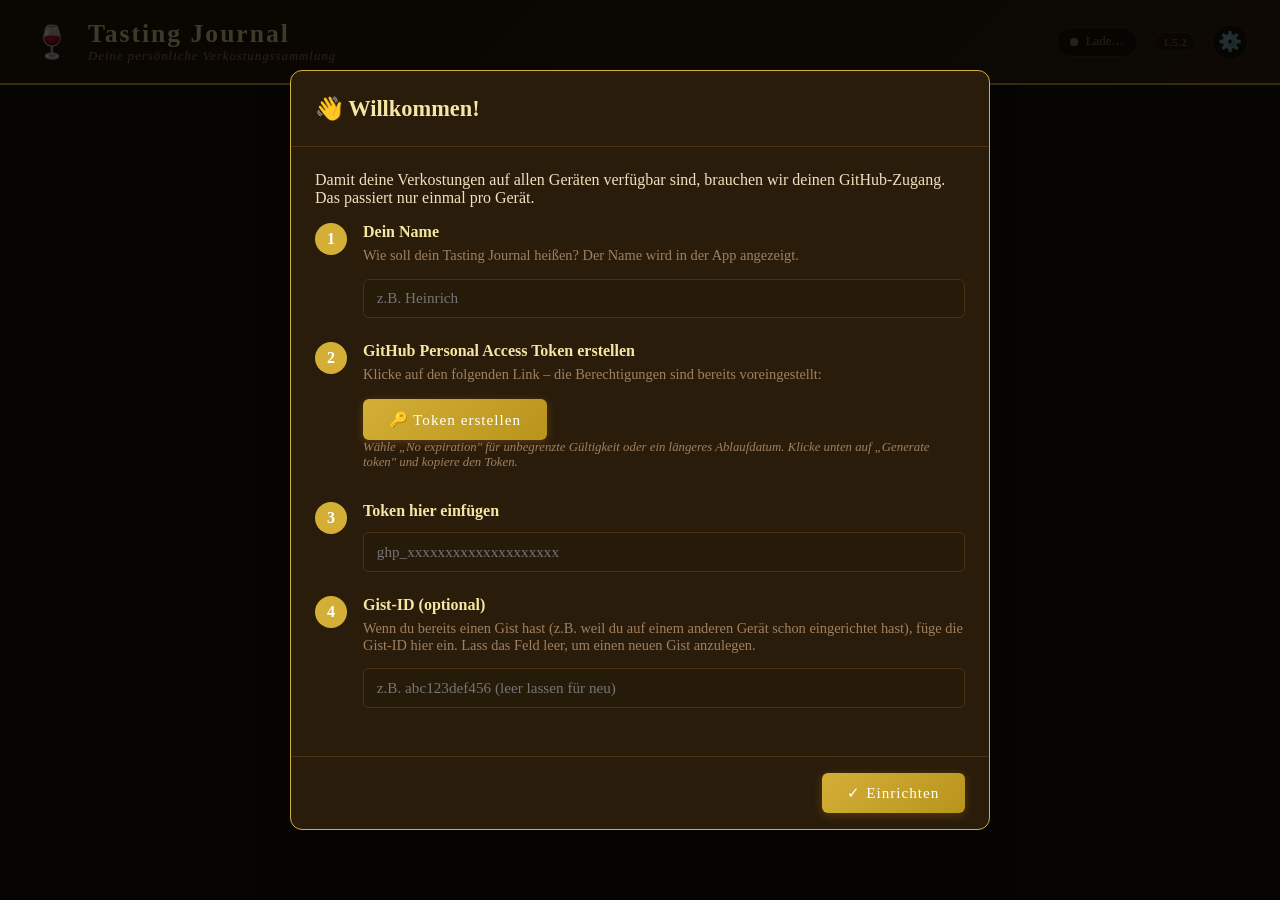
<file: index.html>
<!DOCTYPE html>
<html lang="de">
<head>
  <meta charset="UTF-8" />
  <meta name="viewport" content="width=device-width, initial-scale=1.0" />
  <meta name="apple-mobile-web-app-capable" content="yes" />
  <meta name="apple-mobile-web-app-status-bar-style" content="black-translucent" />
  <meta name="theme-color" content="#1a1208" />
  <title>Tasting Journal</title>
  <link rel="manifest" href="manifest.json" />
  <link rel="apple-touch-icon" href="icon.png" />
  <link rel="stylesheet" href="shared/styles.css" />
</head>
<body class="cat-home">

<header>
  <div class="glass-icon">🍷</div>
  <div class="header-text">
    <h1>Tasting Journal</h1>
    <div class="subtitle">Deine persönliche Verkostungssammlung</div>
  </div>
  <div class="sync-status" id="syncStatus" title="Sync-Status">
    <span class="sync-dot"></span>
    <span class="sync-text">Lade…</span>
  </div>
  <span class="version-badge" id="versionBadge"></span>
  <a href="settings.html" class="header-icon-btn" title="Einstellungen" aria-label="Einstellungen">⚙️</a>
</header>

<!-- Setup-Modal wird per Script eingefügt -->
<div id="setupContainer"></div>

<div class="container" id="appContent" style="display:none">
  <div class="home-hero">
    <h1 id="heroGreeting">Was darf's heute sein?</h1>
    <p>Wähle eine Kategorie, um deine Verkostung zu dokumentieren.</p>
  </div>

  <div class="category-grid">
    <a href="whisky.html" class="category-card" data-cat="whisky">
      <div class="cat-icon">🥃</div>
      <h2>Whisky</h2>
      <div class="cat-desc">Single Malt, Bourbon, Rye<br>und alles dazwischen</div>
      <div class="cat-count" id="count-whisky">0 Verkostungen</div>
    </a>

    <a href="shisha.html" class="category-card" data-cat="shisha">
      <div class="cat-icon">💨</div>
      <h2>Shisha-Tabak</h2>
      <div class="cat-desc">Sorten, Geschmacksrichtungen<br>und Eindrücke</div>
      <div class="cat-count" id="count-shisha">0 Verkostungen</div>
    </a>

    <a href="kaffee.html" class="category-card" data-cat="kaffee">
      <div class="cat-icon">☕</div>
      <h2>Kaffee</h2>
      <div class="cat-desc">Espresso, Filter & Spezialitäten<br>vom Siebträger</div>
      <div class="cat-count" id="count-kaffee">0 Verkostungen</div>
    </a>

    <div class="category-card coming-soon" data-cat="cigar">
      <div class="cat-icon">🚬</div>
      <h2>Zigarren</h2>
      <div class="cat-desc">Bald verfügbar</div>
      <div class="cat-count">— Coming soon —</div>
    </div>

    <div class="category-card coming-soon" data-cat="wine">
      <div class="cat-icon">🍷</div>
      <h2>Wein</h2>
      <div class="cat-desc">Bald verfügbar</div>
      <div class="cat-count">— Coming soon —</div>
    </div>
  </div>

  <div class="home-stats">
    <div class="stat-card">
      <div class="stat-value" id="totalCount">0</div>
      <div class="stat-label">Verkostungen gesamt</div>
    </div>
    <div class="stat-card">
      <div class="stat-value" id="categoryCount">0</div>
      <div class="stat-label">Kategorien aktiv</div>
    </div>
  </div>
</div>

<script src="shared/core.js"></script>
<script src="shared/version.js"></script>
<script src="shared/ui.js"></script>
<script>
  document.getElementById('versionBadge').textContent = TJ_VERSION;
  // Setup-Modal einbauen
  document.getElementById('setupContainer').innerHTML = UI.renderSetupModal();

  function updateGreeting() {
    const name = TJ.getUsername();
    const el = document.getElementById('heroGreeting');
    if (el) el.textContent = name ? `Hallo ${name}, was darf's heute sein?` : `Was darf's heute sein?`;
  }

  function updateCounts() {
    const whiskyCount = TJ.getItems('whisky').length;
    const shishaCount = TJ.getItems('shisha').length;
    const kaffeeCount = TJ.getItems('kaffee').length;
    const total = whiskyCount + shishaCount + kaffeeCount;

    document.getElementById('count-whisky').textContent =
      whiskyCount === 1 ? '1 Verkostung' : `${whiskyCount} Verkostungen`;
    document.getElementById('count-shisha').textContent =
      shishaCount === 1 ? '1 Verkostung' : `${shishaCount} Verkostungen`;
    document.getElementById('count-kaffee').textContent =
      kaffeeCount === 1 ? '1 Verkostung' : `${kaffeeCount} Verkostungen`;
    document.getElementById('totalCount').textContent = total;

    let activeCats = 0;
    if (whiskyCount > 0) activeCats++;
    if (shishaCount > 0) activeCats++;
    if (kaffeeCount > 0) activeCats++;
    document.getElementById('categoryCount').textContent = activeCats;
  }

  function onDataLoaded() { updateCounts(); updateGreeting(); }
  function onSetupComplete() { updateCounts(); updateGreeting(); }

  TJ.init('home');
</script>
</body>
</html>
</file>
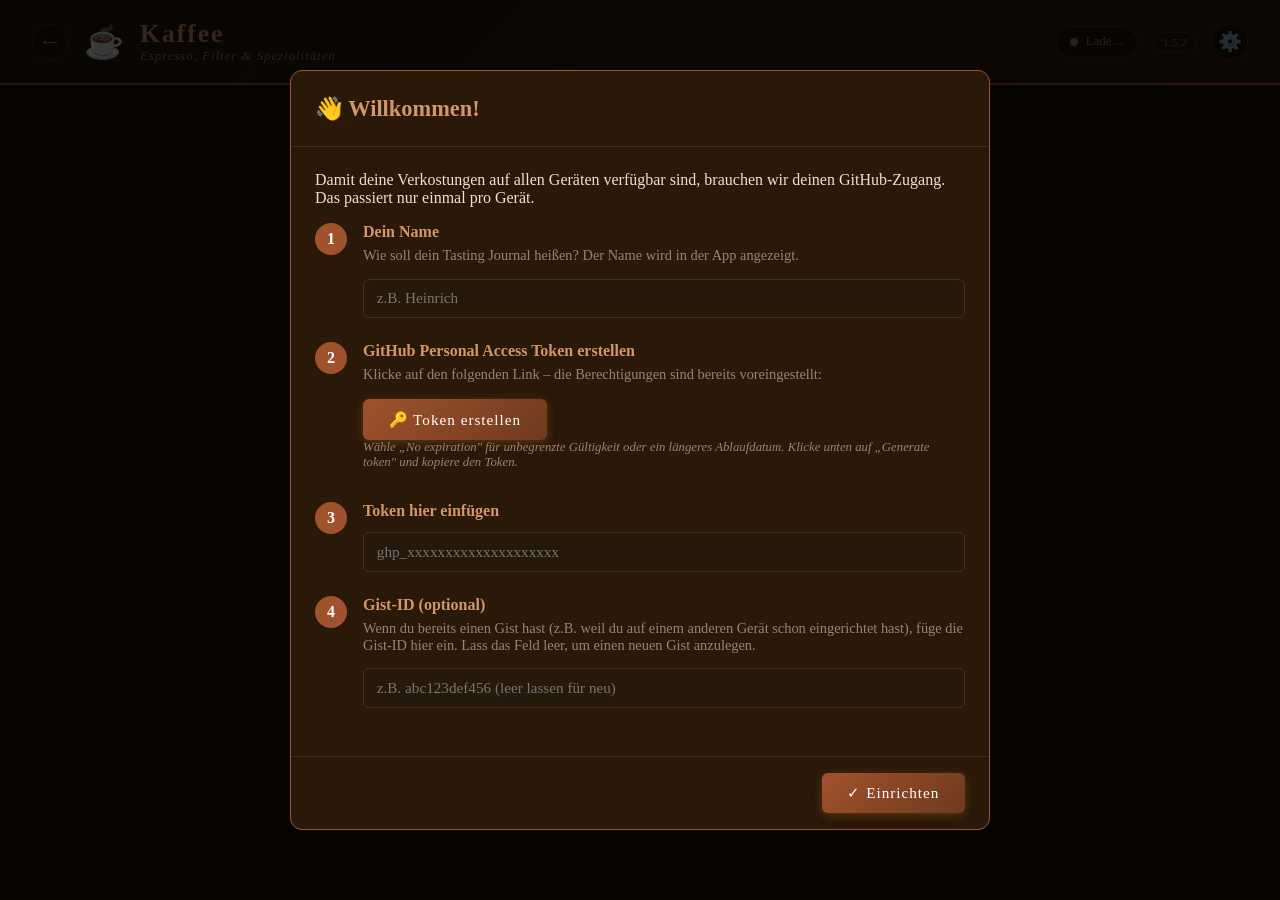
<file: kaffee.html>
<!DOCTYPE html>
<html lang="de">
<head>
  <meta charset="UTF-8" />
  <meta name="viewport" content="width=device-width, initial-scale=1.0" />
  <meta name="apple-mobile-web-app-capable" content="yes" />
  <meta name="apple-mobile-web-app-status-bar-style" content="black-translucent" />
  <meta name="theme-color" content="#1a0f05" />
  <title>Kaffee – Tasting Journal</title>
  <link rel="manifest" href="manifest.json" />
  <link rel="apple-touch-icon" href="icon.png" />
  <link rel="stylesheet" href="shared/styles.css" />
</head>
<body class="cat-kaffee">

<div id="headerContainer"></div>
<div id="setupContainer"></div>

<div class="container" id="appContent" style="display:none">
  <div class="tabs">
    <button class="tab-btn active" data-tab="collection" onclick="UI.switchTab('collection')">Verkostungen</button>
    <button class="tab-btn" data-tab="add" onclick="UI.switchTab('add')">+ Neue</button>
    <button class="tab-btn" data-tab="stats" onclick="UI.switchTab('stats')">Statistiken</button>
    <button class="tab-btn" data-tab="settings" onclick="UI.switchTab('settings')">⚙️</button>
  </div>

  <!-- COLLECTION -->
  <div id="tab-collection" class="tab-content active">
    <div class="collection-header">
      <h2>Alle Verkostungen</h2>
      <div class="search-bar">
        <input type="text" id="searchInput" placeholder="Suchen…" oninput="App.renderCollection()" />
        <select class="sort-select" id="sortSelect" onchange="App.renderCollection()">
          <option value="date-desc">Neueste zuerst</option>
          <option value="date-asc">Älteste zuerst</option>
          <option value="score-desc">Beste Bewertung</option>
          <option value="name-asc">Name A–Z</option>
        </select>
        <button class="filter-fav-btn" id="filterFavBtn" onclick="App.toggleFavFilter()">♡ Favoriten</button>
      </div>
      <div class="search-bar" style="margin-top:0.5rem">
        <select class="sort-select" id="filterRoastery" onchange="App.renderCollection()">
          <option value="">Alle Röstereien</option>
        </select>
        <select class="sort-select" id="filterOrigin" onchange="App.renderCollection()">
          <option value="">Alle Herkunftsländer</option>
        </select>
        <select class="sort-select" id="filterMachine" onchange="App.renderCollection()">
          <option value="">Alle Maschinen</option>
        </select>
      </div>
    </div>
    <div id="cardsContainer"></div>
  </div>

  <!-- ADD / EDIT FORM -->
  <div id="tab-add" class="tab-content">
    <div class="form-card">
      <h2 id="formTitle">Neue Kaffee-Verkostung</h2>
      <input type="hidden" id="editId" />
      <div class="form-grid">

        <!-- Bohne -->
        <div class="form-group full" style="margin-bottom:0.25rem">
          <label style="font-size:0.75rem;text-transform:uppercase;letter-spacing:0.08em;color:var(--text-muted)">Bohne</label>
        </div>
        <div class="form-group">
          <label>Name / Bezeichnung *</label>
          <input type="text" id="f-name" placeholder="z.B. Ethiopia Yirgacheffe" />
        </div>
        <div class="form-group">
          <label>Rösterei</label>
          <input type="text" id="f-roastery" placeholder="z.B. Five Elephant, Bonanza" />
        </div>
        <div class="form-group">
          <label>Herkunftsland</label>
          <select id="f-origin">
            <option value="">— Bitte wählen —</option>
            <option>Äthiopien</option>
            <option>Brasilien</option>
            <option>Kolumbien</option>
            <option>Guatemala</option>
            <option>Honduras</option>
            <option>Costa Rica</option>
            <option>Panama</option>
            <option>Peru</option>
            <option>Kenia</option>
            <option>Ruanda</option>
            <option>Uganda</option>
            <option>Tansania</option>
            <option>Indonesien</option>
            <option>Vietnam</option>
            <option>Indien</option>
            <option>Jamaika</option>
            <option>Yemen</option>
            <option>Sonstiges</option>
          </select>
        </div>
        <div class="form-group">
          <label>Region / Farm</label>
          <input type="text" id="f-region" placeholder="z.B. Sidamo, Huila" />
        </div>
        <div class="form-group">
          <label>Röstgrad</label>
          <select id="f-roast">
            <option value="">— Bitte wählen —</option>
            <option>Hell</option>
            <option>Hell-Mittel</option>
            <option>Mittel</option>
            <option>Mittel-Dunkel</option>
            <option>Dunkel</option>
          </select>
        </div>
        <div class="form-group">
          <label>Verarbeitung</label>
          <select id="f-process">
            <option value="">— Bitte wählen —</option>
            <option>Washed</option>
            <option>Natural</option>
            <option>Honey</option>
            <option>Anaerobic</option>
            <option>Wet Hulled</option>
            <option>Sonstiges</option>
          </select>
        </div>
        <div class="form-group">
          <label>Verkostungsdatum</label>
          <input type="date" id="f-date" />
        </div>
        <div class="form-group">
          <label>Preis (€)</label>
          <input type="number" id="f-price" placeholder="z.B. 14.50" min="0" step="0.01" />
        </div>
        <div class="form-group">
          <label>Gewicht (g)</label>
          <input type="number" id="f-weight" placeholder="z.B. 250" min="0" step="1" />
        </div>

        <!-- Zubereitung -->
        <div class="form-group full" style="margin-top:0.75rem;margin-bottom:0.25rem">
          <label style="font-size:0.75rem;text-transform:uppercase;letter-spacing:0.08em;color:var(--text-muted)">Zubereitung</label>
        </div>
        <div class="form-group">
          <label>Maschine</label>
          <select id="f-machine">
            <option value="">— Bitte wählen —</option>
          </select>
        </div>
        <div class="form-group">
          <label>Mahlgrad</label>
          <input type="text" id="f-grind" placeholder="z.B. 15 (Comandante)" />
        </div>
        <div class="form-group">
          <label>Kaffeemenge (g)</label>
          <input type="number" id="f-dose" placeholder="z.B. 18" min="0" step="0.1" />
        </div>
        <div class="form-group">
          <label>Bezugszeit (sek)</label>
          <input type="number" id="f-time" placeholder="z.B. 28" min="0" step="1" />
        </div>
        <div class="form-group">
          <label>Wassermenge (ml)</label>
          <input type="number" id="f-water" placeholder="z.B. 36" min="0" step="1" />
        </div>
        <div class="form-group">
          <label>Wassertemperatur (°C)</label>
          <input type="number" id="f-temp" placeholder="z.B. 93" min="0" max="100" step="1" />
        </div>

        <!-- Verkostung -->
        <div class="form-group full" style="margin-top:0.75rem;margin-bottom:0.25rem">
          <label style="font-size:0.75rem;text-transform:uppercase;letter-spacing:0.08em;color:var(--text-muted)">Verkostung</label>
        </div>
        <div class="form-group full">
          <label>Aroma</label>
          <textarea id="f-aroma" placeholder="Erste Geruchseindrücke…"></textarea>
        </div>
        <div class="form-group full">
          <label>Geschmack</label>
          <textarea id="f-taste" placeholder="Säure, Süße, Bitterkeit, Körper, Textur…"></textarea>
        </div>
        <div class="form-group full">
          <label>Abgang</label>
          <textarea id="f-finish" placeholder="Länge und Nachklang…"></textarea>
        </div>
        <div class="form-group full">
          <label>Persönliche Notizen</label>
          <textarea id="f-notes" placeholder="Anlass, Vergleiche, nächste Anpassungen…"></textarea>
        </div>
        <div class="form-group">
          <label>Punktzahl (0–100)</label>
          <div class="score-wrap">
            <input type="range" id="f-score" min="0" max="100" value="80" oninput="document.getElementById('scoreVal').textContent=this.value" />
            <span class="score-val" id="scoreVal">80</span>
          </div>
        </div>
        <div class="form-group">
          <label>Sterne (1–5)</label>
          <div id="starPickerContainer"></div>
        </div>
        <div class="form-group full">
          <label>Foto der Verpackung / Bohnen</label>
          <div id="photoUploadContainer"></div>
        </div>
      </div>
      <div class="form-actions">
        <button class="btn btn-secondary" onclick="App.resetForm()">Zurücksetzen</button>
        <button class="btn btn-primary" onclick="App.save()">💾 Speichern</button>
      </div>
    </div>
  </div>

  <!-- STATS -->
  <div id="tab-stats" class="tab-content">
    <div id="statsContent"></div>
  </div>

  <!-- SETTINGS (kategoriespezifisch) -->
  <div id="settingsContainer"></div>
</div>

<div id="detailModalContainer"></div>

<script src="shared/core.js"></script>
<script src="shared/version.js"></script>
<script src="shared/gdrive.js"></script>
<script src="shared/ui.js"></script>
<script src="kaffee.js"></script>
</body>
</html>
</file>
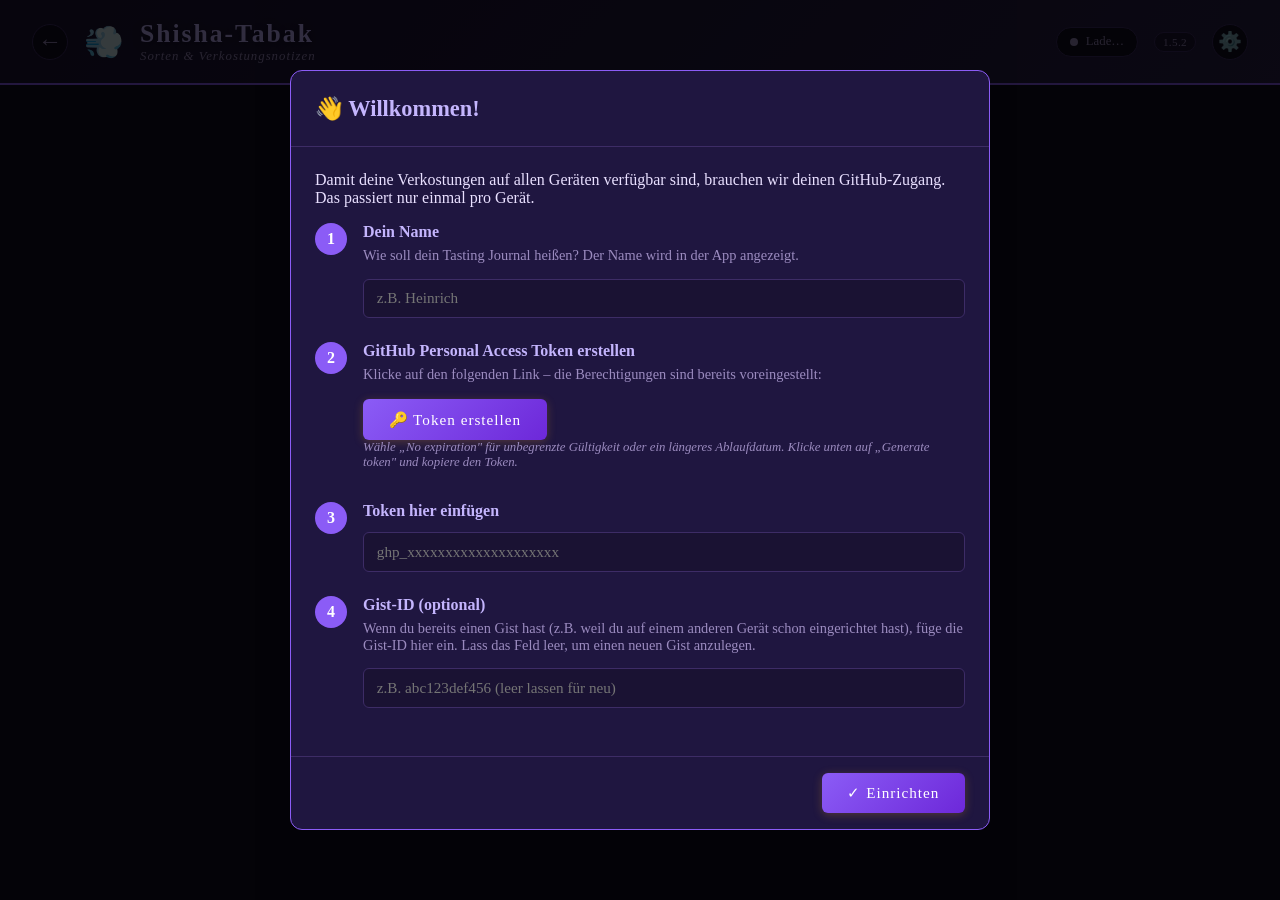
<file: shisha.html>
<!DOCTYPE html>
<html lang="de">
<head>
  <meta charset="UTF-8" />
  <meta name="viewport" content="width=device-width, initial-scale=1.0" />
  <meta name="apple-mobile-web-app-capable" content="yes" />
  <meta name="apple-mobile-web-app-status-bar-style" content="black-translucent" />
  <meta name="theme-color" content="#0f0a1f" />
  <title>Shisha – Tasting Journal</title>
  <link rel="manifest" href="manifest.json" />
  <link rel="apple-touch-icon" href="icon.png" />
  <link rel="stylesheet" href="shared/styles.css" />
</head>
<body class="cat-shisha">

<div id="headerContainer"></div>
<div id="setupContainer"></div>

<div class="container" id="appContent" style="display:none">
  <div class="tabs">
    <button class="tab-btn active" data-tab="collection" onclick="UI.switchTab('collection')">Verkostungen</button>
    <button class="tab-btn" data-tab="add" onclick="UI.switchTab('add')">+ Neue</button>
    <button class="tab-btn" data-tab="stats" onclick="UI.switchTab('stats')">Statistiken</button>
    <button class="tab-btn" data-tab="settings" onclick="UI.switchTab('settings')">⚙️</button>
  </div>

  <!-- COLLECTION -->
  <div id="tab-collection" class="tab-content active">
    <div class="collection-header">
      <h2>Alle Verkostungen</h2>
      <div class="search-bar">
        <input type="text" id="searchInput" placeholder="Suchen…" oninput="App.renderCollection()" />
        <select class="sort-select" id="sortSelect" onchange="App.renderCollection()">
          <option value="date-desc">Neueste zuerst</option>
          <option value="date-asc">Älteste zuerst</option>
          <option value="score-desc">Beste Bewertung</option>
          <option value="name-asc">Name A–Z</option>
        </select>
      </div>
      <div class="search-bar" style="margin-top:0.5rem">
        <select class="sort-select" id="filterBrand" onchange="App.renderCollection()">
          <option value="">Alle Marken</option>
        </select>
        <select class="sort-select" id="filterFlavor" onchange="App.renderCollection()">
          <option value="">Alle Geschmacksrichtungen</option>
        </select>
        <select class="sort-select" id="filterStars" onchange="App.renderCollection()">
          <option value="">Alle Bewertungen</option>
          <option value="5">★★★★★</option>
          <option value="4">★★★★☆</option>
          <option value="3">★★★☆☆</option>
          <option value="2">★★☆☆☆</option>
          <option value="1">★☆☆☆☆</option>
        </select>
        <button class="filter-fav-btn" id="filterFavBtn" onclick="App.toggleFavFilter()">♡ Favoriten</button>
      </div>
    </div>
    <div id="cardsContainer"></div>
  </div>

  <!-- ADD / EDIT FORM -->
  <div id="tab-add" class="tab-content">
    <div class="form-card">
      <h2 id="formTitle">Neue Shisha-Verkostung</h2>
      <input type="hidden" id="editId" />
      <div class="form-grid">
        <div class="form-group">
          <label>Name / Bezeichnung *</label>
          <input type="text" id="f-name" placeholder="z.B. Lemon Mint" />
        </div>
        <div class="form-group">
          <label>Marke</label>
          <input type="text" id="f-brand" placeholder="z.B. Al Fakher, 7 Days, Adalya" />
        </div>
        <div class="form-group">
          <label>Geschmacksrichtung</label>
          <select id="f-flavor">
            <option value="">— Bitte wählen —</option>
            <option>Frucht</option>
            <option>Beeren</option>
            <option>Zitrus</option>
            <option>Minze / Frisch</option>
            <option>Süß / Dessert</option>
            <option>Tabakig / Klassisch</option>
            <option>Würzig</option>
            <option>Floral</option>
            <option>Kaffee / Schokolade</option>
            <option>Mix / Cocktail</option>
            <option>Sonstiges</option>
          </select>
        </div>
        <div class="form-group">
          <label>Tabakbasis</label>
          <select id="f-base">
            <option value="">— Bitte wählen —</option>
            <option>Virginia (hell)</option>
            <option>Burley</option>
            <option>Mischung</option>
            <option>Dampfsteine</option>
            <option>Unbekannt</option>
          </select>
        </div>
        <div class="form-group">
          <label>Schnitt</label>
          <select id="f-cut">
            <option value="">— Bitte wählen —</option>
            <option>Fein</option>
            <option>Mittel</option>
            <option>Grob</option>
          </select>
        </div>
        <div class="form-group">
          <label>Feuchtigkeit</label>
          <select id="f-moisture">
            <option value="">— Bitte wählen —</option>
            <option>Trocken</option>
            <option>Leicht feucht</option>
            <option>Saftig</option>
            <option>Sehr saftig</option>
          </select>
        </div>
        <div class="form-group">
          <label>Kopf / Bowl</label>
          <select id="f-bowl">
            <option value="">— Bitte wählen —</option>
            <option>Phunnel</option>
            <option>Mehrloch</option>
            <option>Elektro</option>
          </select>
        </div>
        <div class="form-group">
          <label>Hitze-Setup</label>
          <input type="text" id="f-heat" placeholder="z.B. 3x 26mm Cocobrico" />
        </div>
        <div class="form-group">
          <label>Verkostungsdatum</label>
          <input type="date" id="f-date" />
        </div>
        <div class="form-group">
          <label>Preis (€)</label>
          <input type="number" id="f-price" placeholder="z.B. 8.50" min="0" step="0.01" />
        </div>
        <div class="form-group">
          <label>Verpackungsgröße (g)</label>
          <input type="number" id="f-weight" placeholder="z.B. 200" min="0" step="1" />
        </div>
        <div class="form-group">
          <label>Rauchentwicklung</label>
          <select id="f-smoke">
            <option value="">— Bitte wählen —</option>
            <option>Schwach</option>
            <option>Mittel</option>
            <option>Stark</option>
            <option>Sehr stark</option>
          </select>
        </div>
        <div class="form-group">
          <label>Hitze-Verhalten</label>
          <select id="f-heatBehavior">
            <option value="">— Bitte wählen —</option>
            <option>Sehr verträglich</option>
            <option>Verträglich</option>
            <option>Empfindlich</option>
            <option>Sehr empfindlich</option>
          </select>
        </div>
        <div class="form-group">
          <label>Durchhaltevermögen</label>
          <select id="f-stamina">
            <option value="">— Bitte wählen —</option>
            <option>Kurz (< 30 min)</option>
            <option>Mittel (30–60 min)</option>
            <option>Lang (1–2 h)</option>
            <option>Sehr lang (> 2 h)</option>
          </select>
        </div>
        <div class="form-group">
          <label>Nikotinstärke</label>
          <select id="f-nicotine">
            <option value="">— Bitte wählen —</option>
            <option>Sehr leicht</option>
            <option>Leicht</option>
            <option>Mittel</option>
            <option>Stark</option>
            <option>Sehr stark</option>
          </select>
        </div>
        <div class="form-group full">
          <label>Geschmackseindruck</label>
          <textarea id="f-taste" placeholder="Was schmeckst du? Aroma-Entwicklung, Süße, Frische…"></textarea>
        </div>
        <div class="form-group full">
          <label>Zugverhalten</label>
          <textarea id="f-draw" placeholder="Wie zieht sich der Tabak? Wie fühlt sich der Rauch an?"></textarea>
        </div>
        <div class="form-group full">
          <label>Persönliche Notizen</label>
          <textarea id="f-notes" placeholder="Mix-Empfehlungen, Anlass, Vergleiche…"></textarea>
        </div>
        <div class="form-group">
          <label>Punktzahl (0–100)</label>
          <div class="score-wrap">
            <input type="range" id="f-score" min="0" max="100" value="80" oninput="document.getElementById('scoreVal').textContent=this.value" />
            <span class="score-val" id="scoreVal">80</span>
          </div>
        </div>
        <div class="form-group">
          <label>Sterne (1–5)</label>
          <div id="starPickerContainer"></div>
        </div>
        <div class="form-group full">
          <label>Foto vom Tabak / Verpackung</label>
          <div id="photoUploadContainer"></div>
        </div>
      </div>
      <div class="form-actions">
        <button class="btn btn-secondary" onclick="App.resetForm()">Zurücksetzen</button>
        <button class="btn btn-primary" onclick="App.save()">💾 Speichern</button>
      </div>
    </div>
  </div>

  <!-- STATS -->
  <div id="tab-stats" class="tab-content">
    <div id="statsContent"></div>
  </div>

  <!-- SETTINGS -->
  <div id="settingsContainer"></div>
</div>

<div id="detailModalContainer"></div>

<script src="shared/core.js"></script>
<script src="shared/version.js"></script>
<script src="shared/gdrive.js"></script>
<script src="shared/ui.js"></script>
<script src="shisha.js"></script>
</body>
</html>
</file>
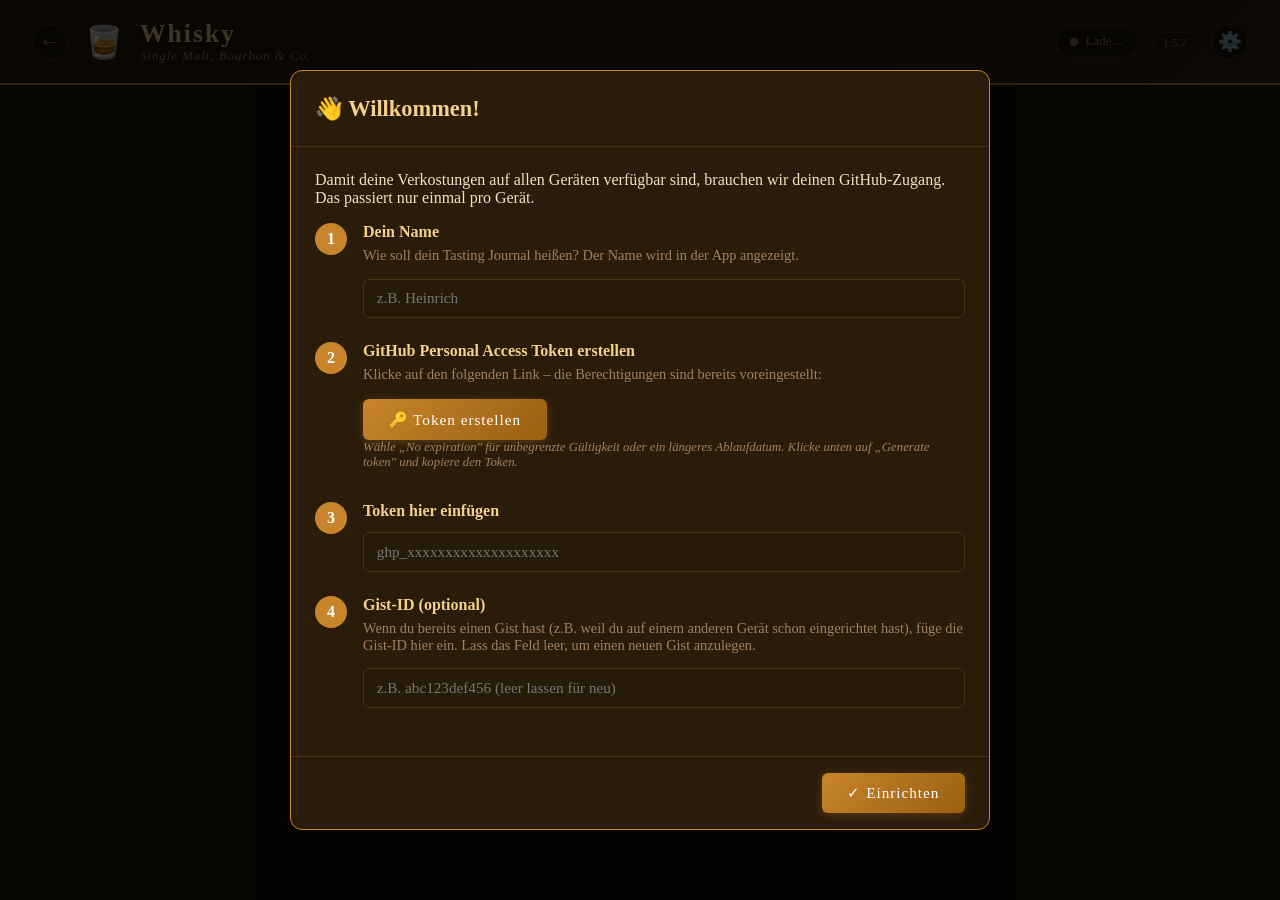
<file: whisky.html>
<!DOCTYPE html>
<html lang="de">
<head>
  <meta charset="UTF-8" />
  <meta name="viewport" content="width=device-width, initial-scale=1.0" />
  <meta name="apple-mobile-web-app-capable" content="yes" />
  <meta name="apple-mobile-web-app-status-bar-style" content="black-translucent" />
  <meta name="theme-color" content="#1a1208" />
  <title>Whisky – Tasting Journal</title>
  <link rel="manifest" href="manifest.json" />
  <link rel="apple-touch-icon" href="icon.png" />
  <link rel="stylesheet" href="shared/styles.css" />
</head>
<body class="cat-whisky">

<div id="headerContainer"></div>
<div id="setupContainer"></div>

<div class="container" id="appContent" style="display:none">
  <div class="tabs">
    <button class="tab-btn active" data-tab="collection" onclick="UI.switchTab('collection')">Sammlung</button>
    <button class="tab-btn" data-tab="add" onclick="UI.switchTab('add')">+ Neue</button>
    <button class="tab-btn" data-tab="stats" onclick="UI.switchTab('stats')">Statistiken</button>
    <button class="tab-btn" data-tab="settings" onclick="UI.switchTab('settings')">⚙️</button>
  </div>

  <!-- COLLECTION -->
  <div id="tab-collection" class="tab-content active">
    <div class="collection-header">
      <h2>Alle Verkostungen</h2>
      <div class="search-bar">
        <input type="text" id="searchInput" placeholder="Suchen…" oninput="App.renderCollection()" />
        <select class="sort-select" id="sortSelect" onchange="App.renderCollection()">
          <option value="date-desc">Neueste zuerst</option>
          <option value="date-asc">Älteste zuerst</option>
          <option value="score-desc">Beste Bewertung</option>
          <option value="name-asc">Name A–Z</option>
        </select>
        <button class="filter-fav-btn" id="filterFavBtn" onclick="App.toggleFavFilter()">♡ Favoriten</button>
      </div>
    </div>
    <div id="cardsContainer"></div>
  </div>

  <!-- ADD / EDIT FORM -->
  <div id="tab-add" class="tab-content">
    <div class="form-card">
      <h2 id="formTitle">Neue Whisky-Verkostung</h2>
      <input type="hidden" id="editId" />
      <div class="form-grid">
        <div class="form-group">
          <label>Name / Bezeichnung *</label>
          <input type="text" id="f-name" placeholder="z.B. Glenfarclas 15" />
        </div>
        <div class="form-group">
          <label>Destillerie</label>
          <input type="text" id="f-distillery" placeholder="z.B. Glenfarclas" />
        </div>
        <div class="form-group">
          <label>Herkunftsland</label>
          <select id="f-country">
            <option value="">— Bitte wählen —</option>
            <option>Schottland</option><option>Irland</option><option>Japan</option>
            <option>USA</option><option>Indien</option><option>Kanada</option>
            <option>Wales</option><option>England</option><option>Deutschland</option>
            <option>Schweden</option><option>Australien</option><option>Taiwan</option>
            <option>Sonstiges</option>
          </select>
        </div>
        <div class="form-group">
          <label>Region</label>
          <input type="text" id="f-region" placeholder="z.B. Speyside, Islay…" />
        </div>
        <div class="form-group">
          <label>Alter (Jahre)</label>
          <input type="number" id="f-age" placeholder="z.B. 12" min="1" max="60" />
        </div>
        <div class="form-group">
          <label>ABV (%)</label>
          <input type="number" id="f-abv" placeholder="z.B. 46.0" min="0" max="100" step="0.1" />
        </div>
        <div class="form-group">
          <label>Fasslagerung / Finish</label>
          <input type="text" id="f-cask" placeholder="z.B. Sherry Butt, Ex-Bourbon…" />
        </div>
        <div class="form-group">
          <label>Verkostungsdatum</label>
          <input type="date" id="f-date" />
        </div>
        <div class="form-group">
          <label>Preis (€)</label>
          <input type="number" id="f-price" placeholder="z.B. 55.00" min="0" step="0.01" />
        </div>
        <div class="form-group full">
          <label>Nase</label>
          <textarea id="f-nose" placeholder="Erste Eindrücke beim Riechen…"></textarea>
        </div>
        <div class="form-group full">
          <label>Gaumen</label>
          <textarea id="f-palate" placeholder="Geschmack, Textur, Entwicklung…"></textarea>
        </div>
        <div class="form-group full">
          <label>Abgang</label>
          <textarea id="f-finish" placeholder="Länge und Nachklang…"></textarea>
        </div>
        <div class="form-group full">
          <label>Persönliche Notizen</label>
          <textarea id="f-notes" placeholder="Kontext, Anlass, Vergleiche…"></textarea>
        </div>
        <div class="form-group">
          <label>Punktzahl (0–100)</label>
          <div class="score-wrap">
            <input type="range" id="f-score" min="0" max="100" value="80" oninput="document.getElementById('scoreVal').textContent=this.value" />
            <span class="score-val" id="scoreVal">80</span>
          </div>
        </div>
        <div class="form-group">
          <label>Sterne (1–5)</label>
          <div id="starPickerContainer"></div>
        </div>
        <div class="form-group full">
          <label>Foto vom Etikett</label>
          <div id="photoUploadContainer"></div>
        </div>
      </div>
      <div class="form-actions">
        <button class="btn btn-secondary" onclick="App.resetForm()">Zurücksetzen</button>
        <button class="btn btn-primary" onclick="App.save()">💾 Speichern</button>
      </div>
    </div>
  </div>

  <!-- STATS -->
  <div id="tab-stats" class="tab-content">
    <div id="statsContent"></div>
  </div>

  <!-- SETTINGS -->
  <div id="settingsContainer"></div>
</div>

<div id="detailModalContainer"></div>

<script src="shared/core.js"></script>
<script src="shared/version.js"></script>
<script src="shared/gdrive.js"></script>
<script src="shared/ui.js"></script>
<script src="whisky.js"></script>
</body>
</html>
</file>
<file: shared/styles.css>
:root {
  /* Whisky-Theme (default) */
  --amber: #c8842a;
  --amber-dark: #9a6010;
  --amber-light: #f5d08a;
  --bg: #1a1208;
  --bg2: #261a09;
  --bg3: #332211;
  --text: #f0e0c0;
  --text-muted: #a08060;
  --border: #4a3010;
  --card: #2a1c0a;
  --danger: #c0392b;
  --success: #2ecc71;
}

/* Shisha-Theme */
body.cat-shisha {
  --amber: #8b5cf6;       /* purple */
  --amber-dark: #6d28d9;
  --amber-light: #c4b5fd;
  --bg: #0f0a1f;
  --bg2: #1a1233;
  --bg3: #2a1f4a;
  --text: #e9e0ff;
  --text-muted: #9b8bbf;
  --border: #3d2c66;
  --card: #1f1640;
}

/* Kaffee-Theme */
body.cat-kaffee {
  --amber: #a0522d;
  --amber-dark: #6f3a1e;
  --amber-light: #d4956a;
  --bg: #1a0f05;
  --bg2: #26180a;
  --bg3: #33200f;
  --text: #f0e0d0;
  --text-muted: #a08070;
  --border: #4a2e18;
  --card: #2a1808;
}

/* Übersicht / Index */
body.cat-home {
  --amber: #d4af37;
  --amber-dark: #b8941d;
  --amber-light: #f5e6a3;
}

* { box-sizing: border-box; margin: 0; padding: 0; }
body {
  font-family: 'Georgia', serif;
  background: var(--bg);
  color: var(--text);
  min-height: 100vh;
  -webkit-font-smoothing: antialiased;
}

a { color: var(--amber); }

header {
  background: linear-gradient(135deg, var(--bg2), var(--bg3));
  border-bottom: 2px solid var(--amber);
  padding: 1.2rem 2rem;
  display: flex;
  align-items: center;
  gap: 1rem;
  position: sticky;
  top: 0;
  z-index: 50;
}
header .header-text { flex: 1; }
header h1 {
  font-size: 1.6rem;
  color: var(--amber-light);
  letter-spacing: 2px;
  text-shadow: 0 2px 8px rgba(0,0,0,0.4);
}
header .subtitle {
  font-size: 0.8rem;
  color: var(--text-muted);
  letter-spacing: 1px;
  font-style: italic;
}
.glass-icon { font-size: 2rem; }
.back-link {
  text-decoration: none;
  color: var(--text-muted);
  font-size: 1.5rem;
  width: 36px;
  height: 36px;
  border-radius: 50%;
  display: flex;
  align-items: center;
  justify-content: center;
  background: var(--bg);
  border: 1px solid var(--border);
  transition: all 0.2s;
}
.back-link:hover { color: var(--amber-light); border-color: var(--amber); }

.header-icon-btn {
  text-decoration: none;
  font-size: 1.2rem;
  width: 36px;
  height: 36px;
  border-radius: 50%;
  display: flex;
  align-items: center;
  justify-content: center;
  background: var(--bg);
  border: 1px solid var(--border);
  transition: all 0.2s;
  flex-shrink: 0;
}
.header-icon-btn:hover { border-color: var(--amber); transform: rotate(30deg); }

.version-badge {
  font-size: 0.7rem;
  color: var(--text-muted);
  background: var(--bg2);
  border: 1px solid var(--border);
  border-radius: 20px;
  padding: 0.2rem 0.5rem;
  flex-shrink: 0;
  letter-spacing: 0.03em;
}

.sync-status {
  display: flex;
  align-items: center;
  gap: 0.5rem;
  font-size: 0.8rem;
  color: var(--text-muted);
  padding: 0.4rem 0.8rem;
  background: var(--bg);
  border-radius: 20px;
  border: 1px solid var(--border);
}
.sync-dot {
  width: 8px; height: 8px;
  background: var(--text-muted);
  border-radius: 50%;
  transition: background 0.3s;
}
.sync-status.synced .sync-dot { background: var(--success); }
.sync-status.syncing .sync-dot { background: var(--amber); animation: pulse 1s infinite; }
.sync-status.error .sync-dot { background: var(--danger); }
@keyframes pulse { 0%,100% { opacity: 1; } 50% { opacity: 0.4; } }

.container { max-width: 1100px; margin: 0 auto; padding: 1.5rem; }

/* ───────── Startseite (Kategorie-Kacheln) ───────── */
.home-hero {
  text-align: center;
  padding: 3rem 1rem 2rem;
}
.home-hero h1 {
  font-size: 3rem;
  color: var(--amber-light);
  letter-spacing: 4px;
  text-shadow: 0 4px 16px rgba(0,0,0,0.5);
  margin-bottom: 0.5rem;
}
.home-hero p {
  color: var(--text-muted);
  font-style: italic;
  font-size: 1.1rem;
}

.category-grid {
  display: grid;
  grid-template-columns: repeat(auto-fit, minmax(260px, 1fr));
  gap: 1.5rem;
  max-width: 900px;
  margin: 2rem auto;
  padding: 0 1rem;
}
.category-card {
  display: flex;
  flex-direction: column;
  align-items: center;
  padding: 2.5rem 1.5rem;
  background: var(--card);
  border: 1px solid var(--border);
  border-radius: 14px;
  text-decoration: none;
  color: inherit;
  transition: all 0.25s;
  cursor: pointer;
  position: relative;
  overflow: hidden;
}
.category-card::before {
  content: '';
  position: absolute;
  inset: 0;
  background: radial-gradient(circle at 50% 0%, var(--cat-color, var(--amber)) 0%, transparent 70%);
  opacity: 0.1;
  transition: opacity 0.25s;
}
.category-card:hover { transform: translateY(-4px); border-color: var(--cat-color, var(--amber)); }
.category-card:hover::before { opacity: 0.25; }
.category-card .cat-icon { font-size: 4rem; margin-bottom: 1rem; }
.category-card h2 {
  font-size: 1.5rem;
  color: var(--amber-light);
  margin-bottom: 0.5rem;
  letter-spacing: 1px;
}
.category-card .cat-desc {
  color: var(--text-muted);
  font-size: 0.9rem;
  font-style: italic;
  text-align: center;
  margin-bottom: 1rem;
}
.category-card .cat-count {
  font-size: 0.85rem;
  color: var(--cat-color, var(--amber));
  font-weight: bold;
  letter-spacing: 1px;
}
.category-card.coming-soon {
  opacity: 0.5;
  cursor: not-allowed;
}
.category-card.coming-soon:hover { transform: none; }

.category-card[data-cat="whisky"]   { --cat-color: #c8842a; }
.category-card[data-cat="shisha"]   { --cat-color: #8b5cf6; }
.category-card[data-cat="cigar"]    { --cat-color: #a0522d; }
.category-card[data-cat="wine"]     { --cat-color: #722f37; }

.home-stats {
  display: grid;
  grid-template-columns: repeat(auto-fit, minmax(150px, 1fr));
  gap: 1rem;
  max-width: 700px;
  margin: 2rem auto;
  padding: 0 1rem;
}

/* ───────── Tabs ───────── */
.tabs { display: flex; gap: 0; margin-bottom: 2rem; border-bottom: 2px solid var(--border); overflow-x: auto; -webkit-overflow-scrolling: touch; }
.tab-btn {
  background: none;
  border: none;
  padding: 0.75rem 1.5rem;
  color: var(--text-muted);
  font-size: 1rem;
  font-family: 'Georgia', serif;
  cursor: pointer;
  border-bottom: 3px solid transparent;
  margin-bottom: -2px;
  letter-spacing: 1px;
  transition: all 0.2s;
  white-space: nowrap;
}
.tab-btn:hover { color: var(--amber-light); }
.tab-btn.active { color: var(--amber-light); border-bottom-color: var(--amber); }
.tab-content { display: none; }
.tab-content.active { display: block; }

/* ───────── Form ───────── */
.form-card {
  background: var(--card);
  border: 1px solid var(--border);
  border-radius: 10px;
  padding: 2rem;
}
.form-card h2 {
  color: var(--amber-light);
  margin-bottom: 1.5rem;
  font-size: 1.3rem;
  letter-spacing: 1px;
  border-bottom: 1px solid var(--border);
  padding-bottom: 0.75rem;
}
.form-grid {
  display: grid;
  grid-template-columns: 1fr 1fr;
  gap: 1.2rem;
}
.form-group { display: flex; flex-direction: column; gap: 0.4rem; }
.form-group.full { grid-column: 1 / -1; }
label {
  font-size: 0.8rem;
  color: var(--text-muted);
  letter-spacing: 1px;
  text-transform: uppercase;
}
input, textarea, select {
  background: var(--bg2);
  border: 1px solid var(--border);
  color: var(--text);
  border-radius: 6px;
  padding: 0.6rem 0.8rem;
  font-family: 'Georgia', serif;
  font-size: 0.95rem;
  outline: none;
  transition: border-color 0.2s;
  width: 100%;
}
input:focus, textarea:focus, select:focus { border-color: var(--amber); }
textarea { resize: vertical; min-height: 80px; }
select option { background: var(--bg2); }

/* ───────── Star-Picker ───────── */
.star-container { display: inline-flex; flex-direction: row-reverse; }
.star-container input[type=radio] { display: none; }
.star-container label {
  font-size: 1.8rem;
  color: var(--border);
  cursor: pointer;
  transition: color 0.15s;
  text-transform: none;
  letter-spacing: 0;
  padding: 0 0.1rem;
}
.star-container label:hover,
.star-container label:hover ~ label,
.star-container input[type=radio]:checked ~ label { color: var(--amber); }

/* ───────── Score-Slider ───────── */
.score-wrap { display: flex; align-items: center; gap: 1rem; }
.score-wrap input[type=range] {
  flex: 1; accent-color: var(--amber); padding: 0; background: none; border: none;
}
.score-val {
  font-size: 1.4rem;
  color: var(--amber-light);
  font-weight: bold;
  min-width: 3ch;
  text-align: right;
}

/* ───────── Photo-Upload ───────── */
.photo-upload {
  border: 2px dashed var(--border);
  border-radius: 8px;
  padding: 1.5rem;
  text-align: center;
  cursor: pointer;
  transition: border-color 0.2s;
  position: relative;
}
.photo-upload:hover { border-color: var(--amber); }
.photo-upload input[type=file] {
  position: absolute; inset: 0; opacity: 0; cursor: pointer; border: none; background: none;
}
.photo-preview { max-height: 200px; border-radius: 6px; margin-top: 0.75rem; }
.photo-hint { color: var(--text-muted); font-size: 0.9rem; font-style: italic; }

/* ───────── Buttons ───────── */
.btn {
  padding: 0.7rem 1.6rem;
  border-radius: 6px;
  border: none;
  font-family: 'Georgia', serif;
  font-size: 0.95rem;
  cursor: pointer;
  letter-spacing: 1px;
  transition: all 0.2s;
}
.btn:disabled { opacity: 0.5; cursor: not-allowed; }
.btn-primary {
  background: linear-gradient(135deg, var(--amber), var(--amber-dark));
  color: #fff;
  box-shadow: 0 2px 10px rgba(200,132,42,0.3);
}
.btn-primary:hover { filter: brightness(1.15); }
.btn-secondary {
  background: var(--bg3);
  color: var(--text-muted);
  border: 1px solid var(--border);
}
.btn-secondary:hover { color: var(--text); border-color: var(--amber); }
.btn-danger { background: var(--danger); color: #fff; }
.btn-danger:hover { filter: brightness(1.2); }
.form-actions { display: flex; gap: 1rem; margin-top: 1.5rem; justify-content: flex-end; flex-wrap: wrap; }

/* ───────── Collection ───────── */
.collection-header {
  display: flex;
  justify-content: space-between;
  align-items: center;
  margin-bottom: 1.5rem;
  flex-wrap: wrap;
  gap: 1rem;
}
.collection-header h2 { color: var(--amber-light); font-size: 1.3rem; letter-spacing: 1px; }
.search-bar { display: flex; gap: 0.75rem; align-items: center; flex-wrap: wrap; }
.search-bar input {
  padding: 0.5rem 0.9rem; font-size: 0.9rem; min-width: 200px;
}
.sort-select { padding: 0.5rem 0.8rem; font-size: 0.9rem; width: auto; }

.empty-state {
  text-align: center;
  padding: 4rem 2rem;
  color: var(--text-muted);
}
.empty-state .empty-icon { font-size: 4rem; margin-bottom: 1rem; }
.empty-state p { font-style: italic; }

/* ───────── Karten ───────── */
.cards-grid {
  display: grid;
  grid-template-columns: repeat(auto-fill, minmax(280px, 1fr));
  gap: 1.5rem;
}
.tasting-card {
  background: var(--card);
  border: 1px solid var(--border);
  border-radius: 10px;
  overflow: hidden;
  transition: border-color 0.2s, transform 0.2s;
  cursor: pointer;
  position: relative;
}
.tasting-card:hover { border-color: var(--amber); transform: translateY(-2px); }

.fav-btn {
  position: absolute;
  top: 0.5rem;
  right: 0.5rem;
  background: rgba(0,0,0,0.45);
  border: none;
  border-radius: 50%;
  width: 32px;
  height: 32px;
  font-size: 1.1rem;
  cursor: pointer;
  display: flex;
  align-items: center;
  justify-content: center;
  transition: transform 0.15s, background 0.15s;
  z-index: 2;
  line-height: 1;
}
.fav-btn:hover { transform: scale(1.2); background: rgba(0,0,0,0.65); }
.fav-btn.active { background: rgba(220,50,80,0.25); }

.filter-fav-btn {
  background: var(--bg2);
  border: 1px solid var(--border);
  border-radius: 20px;
  color: var(--text-muted);
  padding: 0.35rem 0.9rem;
  font-size: 0.85rem;
  cursor: pointer;
  transition: all 0.2s;
  white-space: nowrap;
}
.filter-fav-btn.active {
  border-color: #e05575;
  color: #e05575;
  background: rgba(220,50,80,0.1);
}

.card-img {
  width: 100%; height: 160px; object-fit: cover;
  display: block;
}
.card-img-placeholder {
  width: 100%; height: 120px;
  background: linear-gradient(135deg, var(--bg2), var(--bg3));
  display: flex; align-items: center; justify-content: center;
  font-size: 3rem;
}
.card-body { padding: 1rem 1.2rem 1.2rem; }
.card-name { font-size: 1.1rem; color: var(--amber-light); margin-bottom: 0.2rem; }
.card-sub { font-size: 0.85rem; color: var(--text-muted); margin-bottom: 0.6rem; }
.card-meta {
  display: flex; gap: 0.5rem; flex-wrap: wrap; margin-bottom: 0.75rem;
}
.badge {
  font-size: 0.75rem;
  padding: 0.2rem 0.5rem;
  border-radius: 20px;
  background: var(--bg3);
  color: var(--text-muted);
  border: 1px solid var(--border);
}
.badge.accent { color: var(--amber-light); border-color: var(--amber-dark); }
.card-score { display: flex; align-items: center; gap: 0.5rem; }
.score-badge {
  background: linear-gradient(135deg, var(--amber-dark), var(--amber));
  color: #fff;
  font-size: 1.1rem;
  font-weight: bold;
  padding: 0.2rem 0.6rem;
  border-radius: 6px;
}
.stars-display { color: var(--amber); letter-spacing: 1px; }
.card-note {
  margin-top: 0.6rem;
  font-size: 0.85rem;
  color: var(--text-muted);
  font-style: italic;
  overflow: hidden;
  display: -webkit-box;
  -webkit-line-clamp: 2;
  -webkit-box-orient: vertical;
}
.card-date { font-size: 0.75rem; color: var(--text-muted); margin-top: 0.6rem; }

/* ───────── Modal ───────── */
.modal-overlay {
  display: none;
  position: fixed; inset: 0;
  background: rgba(0,0,0,0.75);
  z-index: 100;
  align-items: center;
  justify-content: center;
  padding: 1rem;
}
.modal-overlay.open { display: flex; }
.modal {
  background: var(--card);
  border: 1px solid var(--amber);
  border-radius: 12px;
  max-width: 700px;
  width: 100%;
  max-height: 90vh;
  overflow-y: auto;
  -webkit-overflow-scrolling: touch;
}
.modal-header {
  padding: 1.5rem;
  border-bottom: 1px solid var(--border);
  display: flex;
  justify-content: space-between;
  align-items: flex-start;
}
.modal-header h2 { color: var(--amber-light); font-size: 1.4rem; }
.modal-close {
  background: none; border: none; color: var(--text-muted);
  font-size: 1.5rem; cursor: pointer; line-height: 1;
}
.modal-close:hover { color: var(--text); }
.modal-body { padding: 1.5rem; }
.modal-img { width: 100%; max-height: 300px; object-fit: contain; border-radius: 8px; margin-bottom: 1.5rem; }
.detail-grid { display: grid; grid-template-columns: 1fr 1fr; gap: 1rem 2rem; margin-bottom: 1.5rem; }
.detail-item label { display: block; font-size: 0.75rem; color: var(--text-muted); text-transform: uppercase; letter-spacing: 1px; margin-bottom: 0.2rem; }
.detail-item span { color: var(--text); font-size: 1rem; }
.tasting-section { margin-bottom: 1rem; }
.tasting-section h3 { font-size: 0.8rem; color: var(--amber); text-transform: uppercase; letter-spacing: 1px; margin-bottom: 0.4rem; }
.tasting-section p { color: var(--text); font-size: 0.95rem; line-height: 1.6; white-space: pre-wrap; }
.modal-actions { padding: 1rem 1.5rem; border-top: 1px solid var(--border); display: flex; gap: 0.75rem; justify-content: flex-end; flex-wrap: wrap; }

/* ───────── Setup-Modal ───────── */
#setupModal { display: flex; }
.setup-step {
  display: flex;
  gap: 1rem;
  margin-bottom: 1.5rem;
  align-items: flex-start;
}
.step-num {
  background: var(--amber);
  color: #fff;
  width: 32px;
  height: 32px;
  border-radius: 50%;
  display: flex;
  align-items: center;
  justify-content: center;
  font-weight: bold;
  flex-shrink: 0;
}
.step-content { flex: 1; }
.step-content strong { color: var(--amber-light); display: block; margin-bottom: 0.4rem; }
.step-content p { color: var(--text-muted); font-size: 0.9rem; margin-bottom: 0.5rem; }
.step-content .hint { font-size: 0.8rem; color: var(--text-muted); font-style: italic; }
.step-content input { margin-top: 0.4rem; }

/* ───────── Settings ───────── */
.settings-row {
  display: flex;
  justify-content: space-between;
  align-items: center;
  padding: 1rem 0;
  border-bottom: 1px solid var(--border);
  gap: 1rem;
  flex-wrap: wrap;
}
.settings-row:last-child { border-bottom: none; }
.settings-row strong { color: var(--amber-light); }

/* ───────── Stats ───────── */
.stats-grid { display: grid; grid-template-columns: repeat(auto-fill, minmax(200px, 1fr)); gap: 1.2rem; margin-bottom: 2rem; }
.stat-card {
  background: var(--card); border: 1px solid var(--border); border-radius: 8px;
  padding: 1.2rem; text-align: center;
}
.stat-value { font-size: 2.2rem; color: var(--amber-light); font-weight: bold; }
.stat-label { font-size: 0.8rem; color: var(--text-muted); text-transform: uppercase; letter-spacing: 1px; margin-top: 0.3rem; }

/* ───────── Notification ───────── */
.notification {
  position: fixed; bottom: 2rem; right: 2rem; left: 2rem;
  max-width: 400px;
  margin-left: auto;
  background: var(--amber-dark); color: #fff;
  padding: 0.8rem 1.5rem; border-radius: 8px;
  font-size: 0.95rem; z-index: 999;
  opacity: 0; transform: translateY(20px);
  transition: all 0.3s;
  pointer-events: none;
  box-shadow: 0 4px 20px rgba(0,0,0,0.5);
}
.notification.show { opacity: 1; transform: translateY(0); }
.notification.error { background: var(--danger); }
.notification.success { background: var(--success); color: #000; }

/* ───────── Mobile ───────── */
@media (max-width: 600px) {
  header { padding: 1rem; gap: 0.5rem; }
  header h1 { font-size: 1.2rem; letter-spacing: 1px; }
  header .subtitle { font-size: 0.7rem; }
  .glass-icon { font-size: 1.6rem; }
  .sync-status .sync-text { display: none; }
  .back-link, .header-icon-btn { width: 32px; height: 32px; font-size: 1rem; }
  .container { padding: 1rem; }
  .form-grid { grid-template-columns: 1fr; }
  .detail-grid { grid-template-columns: 1fr; }
  .cards-grid { grid-template-columns: 1fr; }
  .form-card { padding: 1.2rem; }
  .tab-btn { padding: 0.65rem 1rem; font-size: 0.9rem; }
  .form-actions .btn { flex: 1; }
  .home-hero h1 { font-size: 2rem; letter-spacing: 2px; }
  .category-grid { grid-template-columns: 1fr; }
}
</file>
